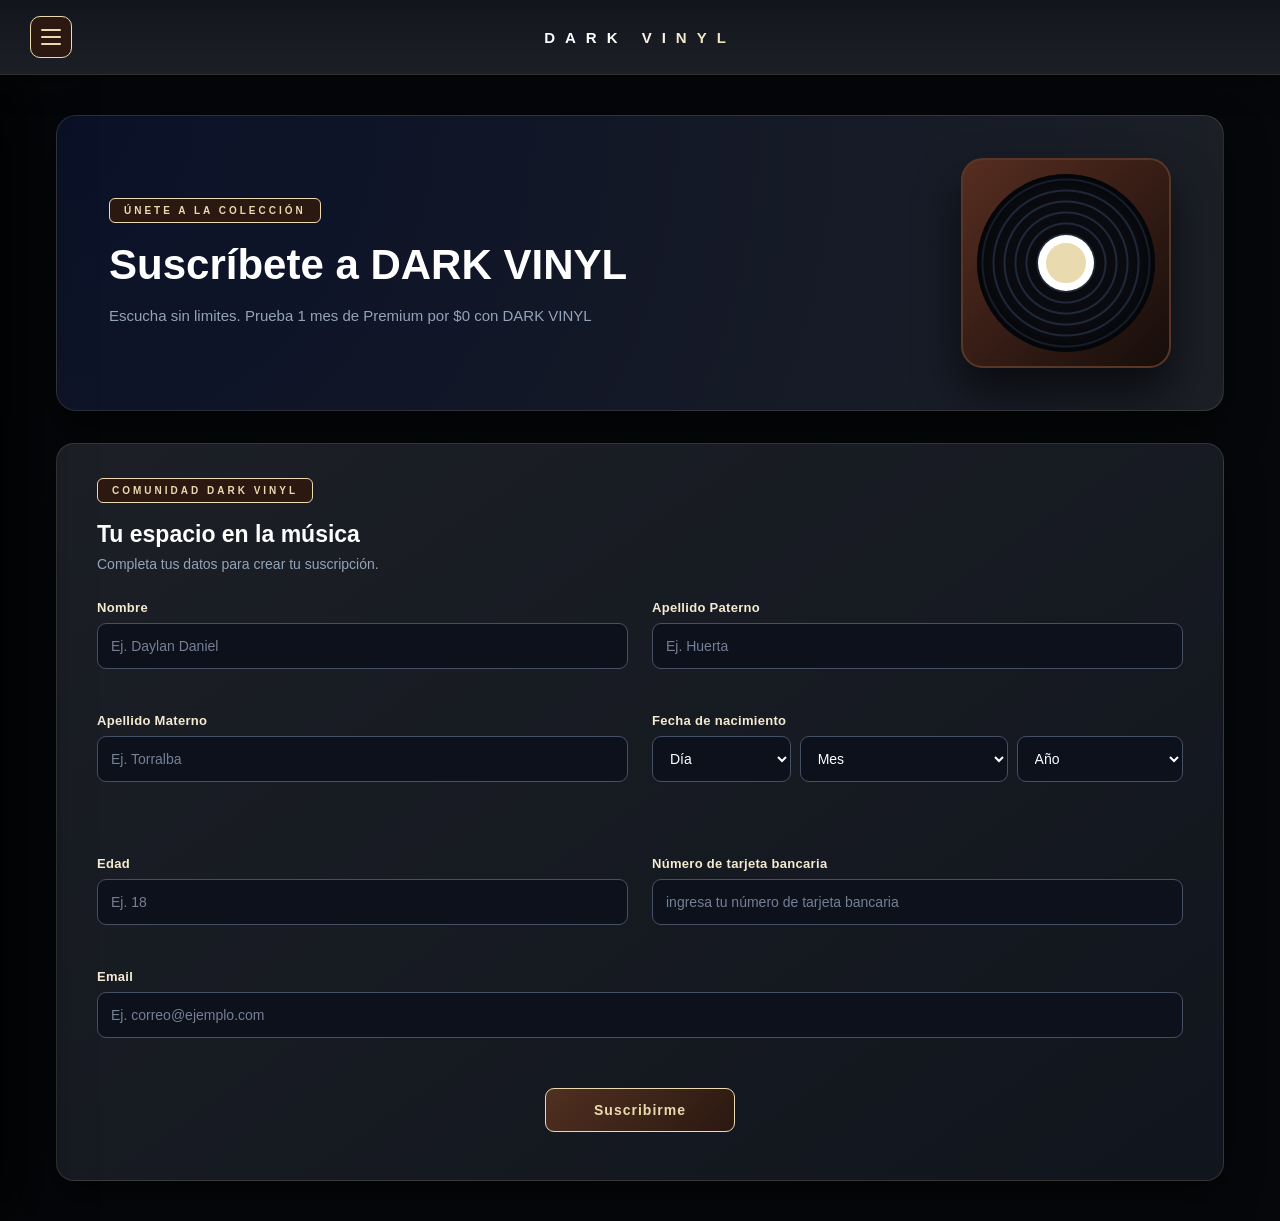
<file: formulario.html>
<!DOCTYPE html>
<html lang="es">
<head>
    <meta charset="UTF-8">
    <meta name="viewport" content="width=device-width, initial-scale=1.0">
    <title>DARK VINYL - Suscribirse</title>
    <link rel="stylesheet" href="estilo.css">
</head>
<body>
    <div class="app-wrapper">
        <header class="top-nav">
            <button class="menu-trigger" type="button" onclick="toggleSidebar()" aria-label="Abrir o cerrar menú">
                <span class="bar"></span><span class="bar"></span><span class="bar"></span>
            </button>
            <div class="brand-title">DARK VINYL</div>
        </header>

        <div class="main-layout">
            <nav id="sidebar" class="sidebar closed" aria-label="Menú principal">
                <div class="sidebar-header">
                    <div class="sidebar-logo-container">
                        <img src="imagenes/logo.jpg" class="sidebar-brand-logo" alt="Dark Vinyl">
                    </div>
                </div>
                <ul class="nav-menu-list">
                    <li class="nav-item"><a class="nav-link" href="index.html"><span class="nav-icon">⌂</span> Inicio</a></li>
                    <li class="nav-item"><a class="nav-link" href="index.html#explorar"><span class="nav-icon">⚲</span> Descubrir Música</a></li>
                    <li class="nav-item"><a class="nav-link" href="index.html#vivo"><span class="nav-icon">◉</span> Sesión en Vivo</a></li>
                    <li class="nav-item"><a class="nav-link" href="index.html#videos"><span class="nav-icon">▶</span> Videos Musicales</a></li>
                    <li class="nav-item"><a class="nav-link" href="index.html#creditos"><span class="nav-icon">ℹ</span> Créditos</a></li>
                    <li class="nav-item"><a class="nav-link" href="formulario.html"><span class="nav-icon">✉</span> Suscribirse</a></li>
                </ul>
            </nav>

            <main class="content-viewport">
                <section class="subscription-page">
                    <div class="hero-banner">
                        <div class="hero-info">
                            <span class="hero-tag">Únete a la colección</span>
                            <h1>Suscríbete a DARK VINYL</h1>
                            <p>Escucha sin limites. Prueba 1 mes de Premium por $0 con DARK VINYL</p>
                        </div>
                        <div class="record-art" aria-hidden="true"><div class="record-disc"><span></span></div></div>
                    </div>

                    <div class="subscription-card">
                        <div class="section-heading">
                            <span class="hero-tag">Comunidad Dark Vinyl</span>
                            <h2>Tu espacio en la música</h2>
                            <p>Completa tus datos para crear tu suscripción.</p>
                        </div>

                        <form id="formulario" novalidate>
                            <div class="form-grid">
                                <div class="campo">
                                    <label for="nombre">Nombre</label>
                                    <input type="text" id="nombre" name="nombre" placeholder="Ej. Daylan Daniel" autocomplete="off" maxlength="100">
                                    <small class="error" id="error-nombre"></small>
                                </div>
                                <div class="campo">
                                    <label for="apellidoPaterno">Apellido Paterno</label>
                                    <input type="text" id="apellidoPaterno" name="apellidoPaterno" placeholder="Ej. Huerta" autocomplete="off" maxlength="100">
                                    <small class="error" id="error-apellidoPaterno"></small>
                                </div>
                                <div class="campo">
                                    <label for="apellidoMaterno">Apellido Materno</label>
                                    <input type="text" id="apellidoMaterno" name="apellidoMaterno" placeholder="Ej. Torralba" autocomplete="off" maxlength="100">
                                    <small class="error" id="error-apellidoMaterno"></small>
                                </div>
                                <div class="campo campo-fecha">
                                    <label>Fecha de nacimiento</label>
                                    <div class="fecha-grupo">
                                        <select id="dia" aria-label="Día"><option value="">Día</option></select>
                                        <select id="mes" aria-label="Mes">
                                            <option value="">Mes</option>
                                            <option value="1">Enero</option><option value="2">Febrero</option>
                                            <option value="3">Marzo</option><option value="4">Abril</option>
                                            <option value="5">Mayo</option><option value="6">Junio</option>
                                            <option value="7">Julio</option><option value="8">Agosto</option>
                                            <option value="9">Septiembre</option><option value="10">Octubre</option>
                                            <option value="11">Noviembre</option><option value="12">Diciembre</option>
                                        </select>
                                        <select id="anio" aria-label="Año"><option value="">Año</option></select>
                                    </div>
                                    <span class="error" id="error-fecha"></span>
                                </div>
                                <div class="campo">
                                    <label for="edad">Edad</label>
                                    <input type="text" id="edad" name="edad" placeholder="Ej. 18" inputmode="numeric" autocomplete="off" maxlength="3">
                                    <small class="error" id="error-edad"></small>
                                </div>
                                <div class="campo">
                                    <label for="telefono">Número de tarjeta bancaria</label>
                                    <input type="text" id="telefono" name="telefono" placeholder="ingresa tu número de tarjeta bancaria" inputmode="numeric" autocomplete="off" maxlength="16">
                                    <small class="error" id="error-telefono"></small>
                                </div>
                                <div class="campo campo-completo">
                                    <label for="email">Email</label>
                                    <input type="text" id="email" name="email" placeholder="Ej. correo@ejemplo.com" autocomplete="off" maxlength="100">
                                    <small class="error" id="error-email"></small>
                                </div>
                            </div>
                            <div class="form-actions">
                                <button type="submit">Suscribirme</button>
                                <p class="exito" id="mensaje-exito"></p>
                            </div>
                        </form>
                    </div>
                </section>
            </main>
        </div>
    </div>

    <div id="alerta-exito" class="alerta-personalizada">
        <div class="alerta-contenido">
            <div class="success-mark">✓</div>
            <h2>¡Suscripción completada!</h2>
            <p>Tus datos se validaron correctamente. ¡Gracias por formar parte de Dark Vinyl!</p>
            <button type="button" onclick="cerrarAlerta()">Continuar</button>
        </div>
    </div>

    <script src="script.js"></script>
</body>
</html>
</file>
<file: estilo.css>
/* DARK VINYL — Estilos independientes de la página de suscripción */
:root {
    --negro:#05070a; --gris:#1c1f26; --azul:#0a1128; --cafe:#2b1810;
    --beige:#eadaaf; --blanco:#fff; --muted:#94a3b8;
    --trans:all .35s cubic-bezier(.25,1,.5,1);
}
*{box-sizing:border-box;margin:0;padding:0}
html,body{min-height:100%;width:100%;background:var(--negro);color:var(--blanco);font-family:Montserrat,Arial,sans-serif}
body{overflow-x:hidden}
.app-wrapper{min-height:100vh;display:flex;flex-direction:column;background:var(--negro)}
.top-nav{height:75px;min-height:75px;padding:0 30px;display:flex;align-items:center;background:linear-gradient(to bottom,#12151c,var(--gris));border-bottom:1px solid #eadaaf22;box-shadow:0 4px 30px #0008;position:relative;z-index:100}
.menu-trigger{width:42px;height:42px;border:1px solid var(--beige);border-radius:10px;background:var(--cafe);display:flex;flex-direction:column;justify-content:center;align-items:center;gap:5px;cursor:pointer;transition:var(--trans)}
.menu-trigger:hover{background:var(--azul);transform:scale(1.05);box-shadow:0 0 15px #eadaaf33}
.menu-trigger .bar{height:2px;width:20px;background:var(--beige);border-radius:2px}
.brand-title{position:absolute;left:50%;transform:translateX(-50%);font-weight:800;font-size:15px;letter-spacing:10px;background:linear-gradient(135deg,#fff 30%,var(--beige));-webkit-background-clip:text;-webkit-text-fill-color:transparent}
.main-layout{display:flex;flex:1;min-height:calc(100vh - 75px);position:relative;overflow:hidden}
.sidebar{width:290px;height:100%;position:absolute;left:0;top:0;z-index:95;padding:32px 24px;background:var(--gris);border-right:1px solid #eadaaf22;box-shadow:25px 0 50px #000b;transition:transform .4s cubic-bezier(.16,1,.3,1);display:flex;flex-direction:column}
.sidebar.closed{transform:translateX(-100%)}
.sidebar-header{display:flex;justify-content:center;align-items:center;margin-bottom:35px;padding-bottom:24px;border-bottom:1px solid #eadaaf22}
.sidebar-logo-container{width:130px;height:130px;border-radius:50%;overflow:hidden;border:2px solid var(--beige);background:#fff;box-shadow:0 8px 20px #0009;transition:var(--trans)}
.sidebar-logo-container:hover{transform:scale(1.04) rotate(4deg)}
.sidebar-brand-logo{width:100%;height:100%;object-fit:cover}
.nav-menu-list{list-style:none;display:flex;flex-direction:column;gap:10px}
.nav-item{border:1px solid transparent;border-radius:10px;transition:var(--trans);color:#8c96a5}
.nav-item:hover,.nav-item.active{background:#eadaaf0b;border-color:#eadaaf22;transform:translateX(4px);color:#fff}
.nav-link{display:flex;align-items:center;gap:14px;padding:14px 18px;color:inherit;text-decoration:none;font-size:14px;font-weight:600}
.nav-icon{color:var(--beige);font-size:16px}
.content-viewport{flex:1;min-width:0;padding:40px 56px;overflow-y:auto;background:var(--negro)}
.subscription-page{max-width:1200px;margin:0 auto;display:flex;flex-direction:column;gap:32px;animation:fadeUp .5s ease both}
@keyframes fadeUp{from{opacity:0;transform:translateY(12px)}to{opacity:1;transform:translateY(0)}}
.hero-banner{min-height:270px;padding:42px 52px;border-radius:20px;border:1px solid #eadaaf22;background:radial-gradient(circle at top left,var(--azul),var(--gris));box-shadow:0 20px 40px #0008;display:flex;align-items:center;justify-content:space-between;gap:25px;overflow:hidden}
.hero-info{max-width:650px;z-index:1}
.hero-tag{display:inline-block;padding:6px 14px;margin-bottom:18px;background:var(--cafe);border:1px solid var(--beige);border-radius:6px;color:var(--beige);font-size:10px;font-weight:800;letter-spacing:3px;text-transform:uppercase}
.hero-info h1{font-size:clamp(28px,4vw,42px);line-height:1.15;margin-bottom:14px}
.hero-info p{font-size:15px;line-height:1.7;color:var(--muted);max-width:570px}
.record-art{width:210px;height:210px;flex:0 0 210px;border-radius:22px;background:linear-gradient(135deg,#572d20,#160d0a);border:2px solid #593727;display:grid;place-items:center;box-shadow:0 25px 45px #0009}
.record-disc{width:178px;height:178px;border-radius:50%;display:grid;place-items:center;background:repeating-radial-gradient(circle,#090b10 0 5px,#20283a 6px 7px,#090b10 8px 11px);box-shadow:inset 0 0 18px #000}
.record-disc span{width:54px;height:54px;border-radius:50%;background:var(--beige);border:7px solid #fff;box-shadow:0 0 0 1px #fff}
.subscription-card{background:linear-gradient(145deg,#1c1f26,#11151d);border:1px solid #eadaaf25;border-radius:18px;padding:34px 40px;box-shadow:0 16px 38px #0007}
.section-heading{margin-bottom:28px}
.section-heading h2{font-size:23px;margin-bottom:8px}
.section-heading p{color:var(--muted);font-size:14px}
.form-grid{display:grid;grid-template-columns:repeat(2,minmax(0,1fr));gap:22px 24px}
.campo{min-width:0;display:flex;flex-direction:column;gap:8px}
.campo-completo{grid-column:1/-1}
.campo label{font-size:13px;font-weight:700;color:#f4ead1;letter-spacing:.3px}
.campo input,.campo select{width:100%;height:46px;padding:0 13px;border:1px solid #465064;border-radius:9px;background:#0c111c;color:#fff;font-size:14px;outline:none;transition:var(--trans)}
.campo input::placeholder{color:#758094}
.campo input:focus,.campo select:focus{border-color:var(--beige);box-shadow:0 0 0 3px #eadaaf1c}
.campo input.invalido,.campo select.invalido{border-color:#dc5964;background:#241317}
.campo input.valido,.campo select.valido{border-color:#45b879}
.fecha-grupo{display:grid;grid-template-columns:1fr 1.5fr 1.2fr;gap:9px}
.fecha-grupo select{min-width:0;cursor:pointer}
.error{min-height:14px;color:#ff7b85;font-size:11px}
.form-actions{margin-top:28px;text-align:center}
.form-actions button,.alerta-contenido button{min-width:190px;padding:13px 24px;border:1px solid var(--beige);border-radius:9px;background:linear-gradient(135deg,#503021,#2b1810);color:var(--beige);font-size:14px;font-weight:800;letter-spacing:1px;cursor:pointer;transition:var(--trans)}
.form-actions button:hover,.alerta-contenido button:hover{transform:translateY(-3px);background:var(--beige);color:var(--negro);box-shadow:0 10px 25px #eadaaf26}
.exito{margin-top:14px;color:#72d6a0;font-size:13px;font-weight:700}
.alerta-personalizada{display:none;position:fixed;inset:0;z-index:9999;background:#000c;justify-content:center;align-items:center;padding:20px}
.alerta-personalizada.mostrar{display:flex}
.alerta-contenido{width:min(100%,390px);padding:34px;border:1px solid #eadaaf55;border-radius:18px;background:linear-gradient(145deg,#242a37,#10141c);text-align:center;box-shadow:0 20px 60px #000b}
.success-mark{width:54px;height:54px;margin:0 auto 18px;border-radius:50%;display:grid;place-items:center;background:#193c2c;color:#8ce2b0;font-size:30px}
.alerta-contenido h2{font-size:22px;margin-bottom:10px}
.alerta-contenido p{color:var(--muted);font-size:14px;line-height:1.6;margin-bottom:22px}
@media(max-width:850px){.content-viewport{padding:28px 24px}.hero-banner{padding:34px}.record-art{width:160px;height:160px;flex-basis:160px}.record-disc{width:136px;height:136px}}
@media(max-width:600px){.top-nav{height:65px;min-height:65px;padding:0 16px}.brand-title{font-size:12px;letter-spacing:6px}.main-layout{min-height:calc(100vh - 65px)}.content-viewport{padding:20px 14px}.sidebar{width:min(290px,85vw)}.hero-banner{padding:28px 22px;min-height:0}.hero-info h1{font-size:29px}.hero-info p{font-size:13px}.record-art{display:none}.subscription-card{padding:25px 18px}.form-grid{grid-template-columns:1fr;gap:17px}.campo-completo{grid-column:auto}.fecha-grupo{grid-template-columns:1fr 1.35fr 1.1fr}.section-heading h2{font-size:20px}}
.fecha-grupo{
    padding-bottom:30px; 
}
</file>
